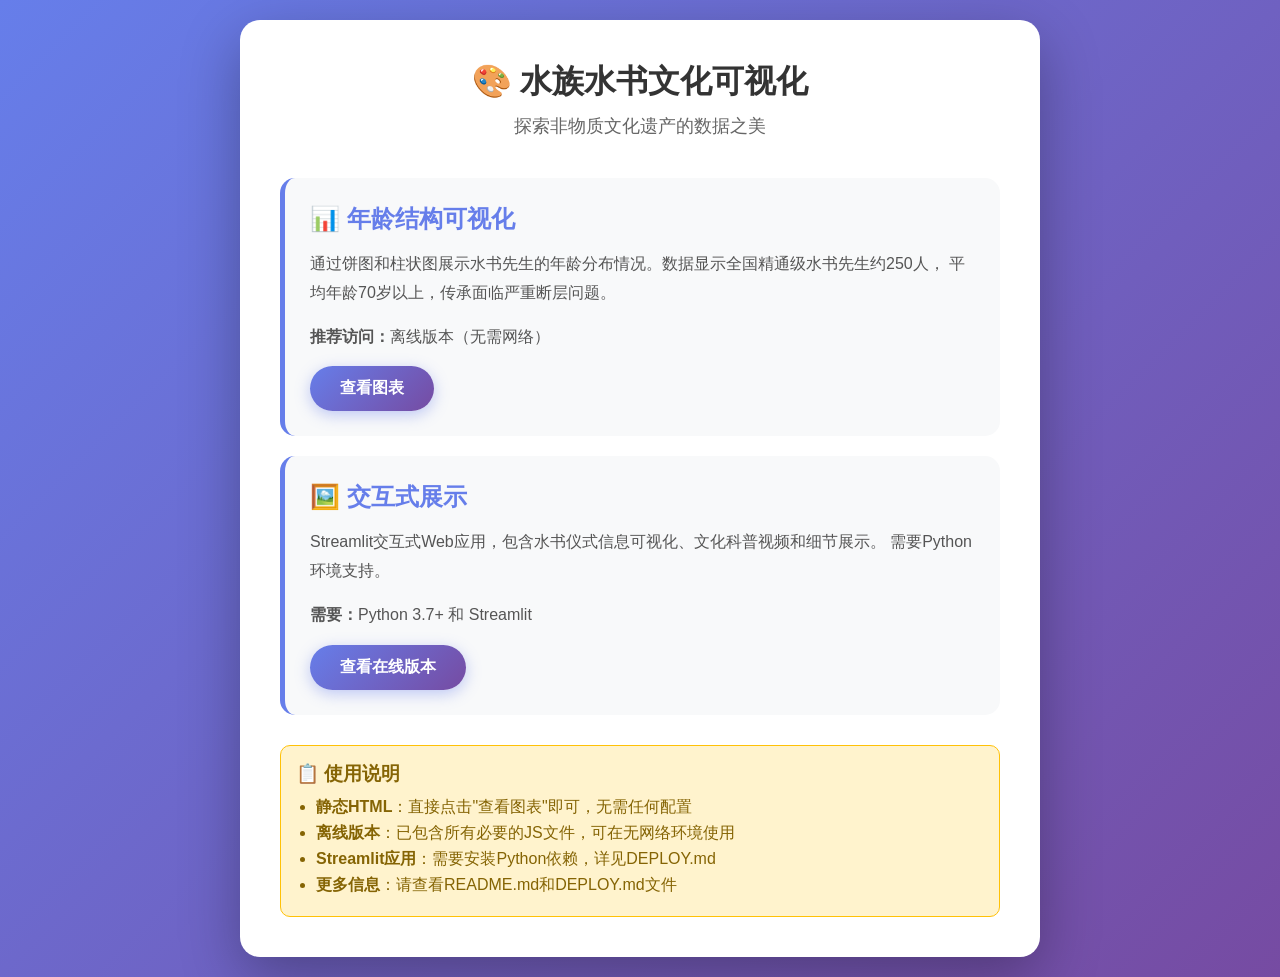
<file: deploy_web/index.html>
<!DOCTYPE html>
<html lang="zh-CN">
<head>
    <meta charset="UTF-8">
    <meta name="viewport" content="width=device-width, initial-scale=1.0">
    <title>水族水书文化可视化</title>
    <style>
        * {
            margin: 0;
            padding: 0;
            box-sizing: border-box;
        }
        
        body {
            font-family: 'Microsoft YaHei', Arial, sans-serif;
            background: linear-gradient(135deg, #667eea 0%, #764ba2 100%);
            min-height: 100vh;
            display: flex;
            align-items: center;
            justify-content: center;
            padding: 20px;
        }
        
        .container {
            background: white;
            border-radius: 20px;
            padding: 40px;
            max-width: 800px;
            width: 100%;
            box-shadow: 0 20px 60px rgba(0,0,0,0.3);
        }
        
        h1 {
            text-align: center;
            color: #333;
            margin-bottom: 10px;
            font-size: 2em;
        }
        
        .subtitle {
            text-align: center;
            color: #666;
            margin-bottom: 40px;
            font-size: 1.1em;
        }
        
        .card {
            background: #f8f9fa;
            border-radius: 15px;
            padding: 25px;
            margin-bottom: 20px;
            border-left: 5px solid #667eea;
            transition: transform 0.3s, box-shadow 0.3s;
        }
        
        .card:hover {
            transform: translateY(-5px);
            box-shadow: 0 10px 30px rgba(0,0,0,0.1);
        }
        
        .card h2 {
            color: #667eea;
            margin-bottom: 15px;
            font-size: 1.5em;
        }
        
        .card p {
            color: #555;
            line-height: 1.8;
            margin-bottom: 15px;
        }
        
        .btn {
            display: inline-block;
            padding: 12px 30px;
            background: linear-gradient(135deg, #667eea 0%, #764ba2 100%);
            color: white;
            text-decoration: none;
            border-radius: 25px;
            font-weight: bold;
            transition: all 0.3s;
            box-shadow: 0 4px 15px rgba(102, 126, 234, 0.4);
        }
        
        .btn:hover {
            transform: translateY(-2px);
            box-shadow: 0 6px 20px rgba(102, 126, 234, 0.6);
        }
        
        .info {
            background: #fff3cd;
            border: 1px solid #ffc107;
            border-radius: 10px;
            padding: 15px;
            margin-top: 30px;
        }
        
        .info h3 {
            color: #856404;
            margin-bottom: 10px;
        }
        
        .info ul {
            color: #856404;
            padding-left: 20px;
        }
        
        .info li {
            margin-bottom: 5px;
        }
    </style>
</head>
<body>
    <div class="container">
        <h1>🎨 水族水书文化可视化</h1>
        <p class="subtitle">探索非物质文化遗产的数据之美</p>
        
        <div class="card">
            <h2>📊 年龄结构可视化</h2>
            <p>
                通过饼图和柱状图展示水书先生的年龄分布情况。数据显示全国精通级水书先生约250人，
                平均年龄70岁以上，传承面临严重断层问题。
            </p>
            <p><strong>推荐访问：</strong>离线版本（无需网络）</p>
            <a href="html/index_offline.html" class="btn">查看图表</a>
        </div>
        
        <div class="card">
            <h2>🖼️ 交互式展示</h2>
            <p>
                Streamlit交互式Web应用，包含水书仪式信息可视化、文化科普视频和细节展示。
                需要Python环境支持。
            </p>
            <p><strong>需要：</strong>Python 3.7+ 和 Streamlit</p>
            <a href="html/水族水书先生年龄结构可视化.html" class="btn">查看在线版本</a>
        </div>
        
        <div class="info">
            <h3>📋 使用说明</h3>
            <ul>
                <li><strong>静态HTML</strong>：直接点击"查看图表"即可，无需任何配置</li>
                <li><strong>离线版本</strong>：已包含所有必要的JS文件，可在无网络环境使用</li>
                <li><strong>Streamlit应用</strong>：需要安装Python依赖，详见DEPLOY.md</li>
                <li><strong>更多信息</strong>：请查看README.md和DEPLOY.md文件</li>
            </ul>
        </div>
    </div>
</body>
</html>
</file>
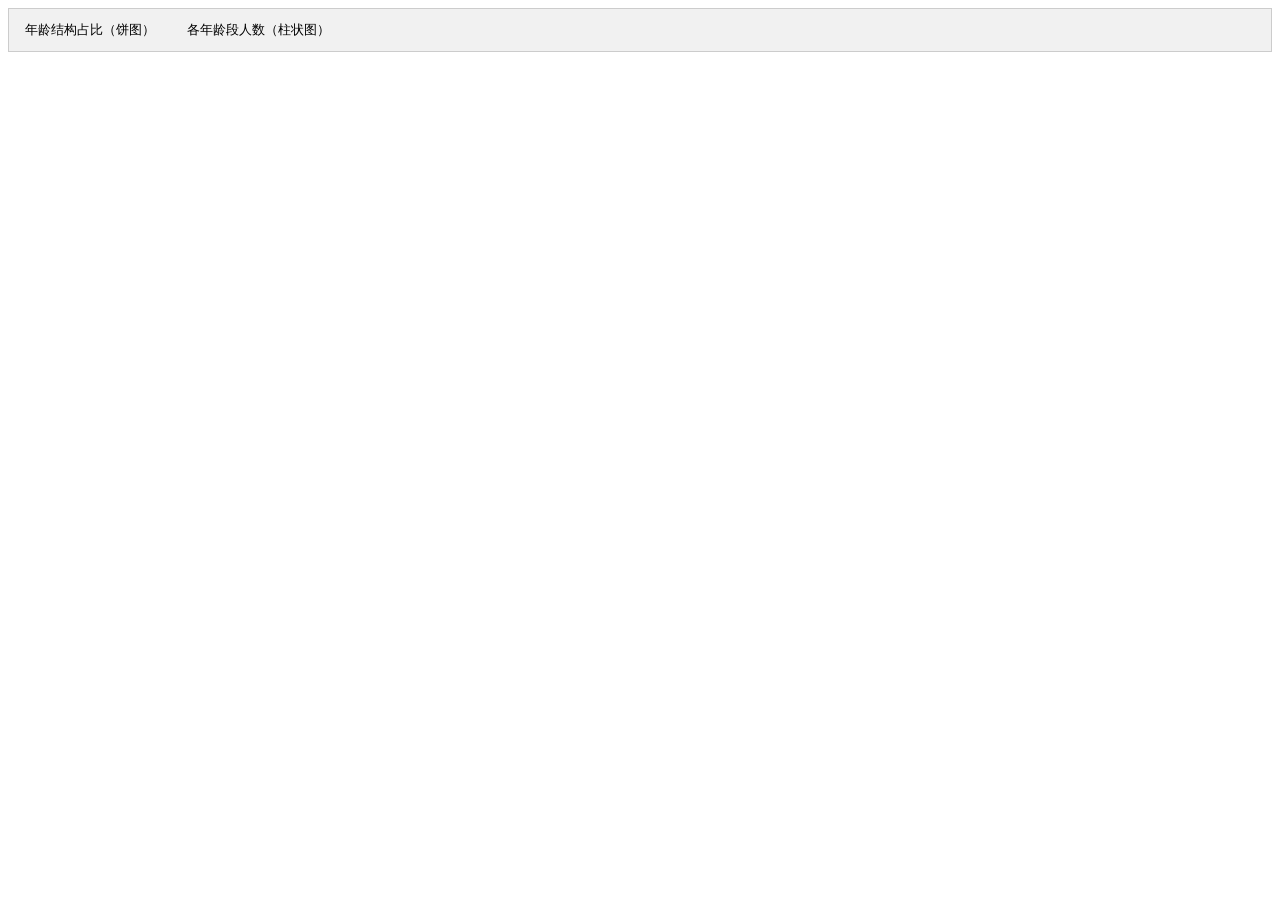
<file: 水族水书先生年龄结构可视化.html>
<!DOCTYPE html>
<html>
<head>
    <meta charset="UTF-8">
    <title>Awesome-pyecharts</title>
                <script type="text/javascript" src="https://assets.pyecharts.org/assets/v6/echarts.min.js"></script>
            <script type="text/javascript" src="https://assets.pyecharts.org/assets/v6/themes/macarons.js"></script>

    
</head>
<body >
            <style>
        .tab {
            overflow: hidden;
            border: 1px solid #ccc;
            background-color: #f1f1f1;
        }

        .tab button {
            background-color: inherit;
            float: left;
            border: none;
            outline: none;
            cursor: pointer;
            padding: 12px 16px;
            transition: 0.3s;
        }

        .tab button:hover {
            background-color: #ddd;
        }

        .tab button.active {
            background-color: #ccc;
        }

        .chart-container {
            display: block;
        }

        .chart-container:nth-child(n+2) {
            display: none;
        }
    </style>
    <div class="tab">
            <button class="tablinks" onclick="showChart(event, '3b9793c091554175b31c5d8ce4c84322')">年龄结构占比（饼图）</button>
            <button class="tablinks" onclick="showChart(event, 'dee76b8c4d1649a59f8310fc2c205513')">各年龄段人数（柱状图）</button>
    </div>

    <div class="box">
                <div id="3b9793c091554175b31c5d8ce4c84322" class="chart-container" style="width:1000px; height:600px; "></div>
    <script>
            document.getElementById('3b9793c091554175b31c5d8ce4c84322').style.width = document.getElementById('3b9793c091554175b31c5d8ce4c84322').parentNode.clientWidth + 'px';
        var chart_3b9793c091554175b31c5d8ce4c84322 = echarts.init(
            document.getElementById('3b9793c091554175b31c5d8ce4c84322'), 'macarons', {renderer: 'canvas', locale: 'ZH'});
        var option_3b9793c091554175b31c5d8ce4c84322 = {
    "animation": true,
    "animationThreshold": 2000,
    "animationDuration": 1000,
    "animationEasing": "cubicOut",
    "animationDelay": 0,
    "animationDurationUpdate": 300,
    "animationEasingUpdate": "cubicOut",
    "animationDelayUpdate": 0,
    "aria": {
        "enabled": false
    },
    "series": [
        {
            "type": "pie",
            "name": "\u6c34\u4e66\u5148\u751f\u5e74\u9f84\u5206\u5e03",
            "colorBy": "data",
            "legendHoverLink": true,
            "selectedMode": false,
            "selectedOffset": 10,
            "clockwise": true,
            "startAngle": 90,
            "minAngle": 0,
            "minShowLabelAngle": 0,
            "avoidLabelOverlap": true,
            "stillShowZeroSum": true,
            "percentPrecision": 2,
            "showEmptyCircle": true,
            "emptyCircleStyle": {
                "color": "lightgray",
                "borderColor": "#000",
                "borderWidth": 0,
                "borderType": "solid",
                "borderDashOffset": 0,
                "borderCap": "butt",
                "borderJoin": "bevel",
                "borderMiterLimit": 10,
                "opacity": 1
            },
            "data": [
                {
                    "name": "90\u5c81\u4ee5\u4e0a",
                    "value": 13
                },
                {
                    "name": "80-89\u5c81",
                    "value": 88
                },
                {
                    "name": "70-79\u5c81",
                    "value": 100
                },
                {
                    "name": "60-69\u5c81",
                    "value": 38
                },
                {
                    "name": "50-59\u5c81",
                    "value": 10
                },
                {
                    "name": "40-49\u5c81",
                    "value": 1
                },
                {
                    "name": "40\u5c81\u4ee5\u4e0b",
                    "value": 0
                }
            ],
            "radius": [
                "30%",
                "70%"
            ],
            "center": [
                "50%",
                "50%"
            ],
            "label": {
                "show": true,
                "margin": 8,
                "formatter": "{b}: {c}\u4eba ({d}%)",
                "richInheritPlainLabel": true,
                "valueAnimation": false
            },
            "labelLine": {
                "show": true,
                "showAbove": false,
                "length": 15,
                "length2": 15,
                "smooth": false,
                "minTurnAngle": 90,
                "maxSurfaceAngle": 90
            }
        }
    ],
    "legend": [
        {
            "data": [
                "90\u5c81\u4ee5\u4e0a",
                "80-89\u5c81",
                "70-79\u5c81",
                "60-69\u5c81",
                "50-59\u5c81",
                "40-49\u5c81",
                "40\u5c81\u4ee5\u4e0b"
            ],
            "selected": {},
            "show": true,
            "left": "left",
            "orient": "vertical",
            "padding": 5,
            "itemGap": 10,
            "itemWidth": 25,
            "itemHeight": 14,
            "backgroundColor": "transparent",
            "borderColor": "#ccc",
            "borderRadius": 0,
            "pageButtonItemGap": 5,
            "pageButtonPosition": "end",
            "pageFormatter": "{current}/{total}",
            "pageIconColor": "#2f4554",
            "pageIconInactiveColor": "#aaa",
            "pageIconSize": 15,
            "animationDurationUpdate": 800,
            "selector": false,
            "selectorPosition": "auto",
            "selectorItemGap": 7,
            "selectorButtonGap": 10,
            "triggerEvent": false
        }
    ],
    "tooltip": {
        "show": true,
        "trigger": "item",
        "triggerOn": "mousemove|click",
        "axisPointer": {
            "type": "line"
        },
        "showContent": true,
        "alwaysShowContent": false,
        "showDelay": 0,
        "hideDelay": 100,
        "enterable": false,
        "confine": false,
        "appendToBody": false,
        "transitionDuration": 0.4,
        "displayTransition": true,
        "textStyle": {
            "fontSize": 14,
            "richInheritPlainLabel": true
        },
        "borderWidth": 0,
        "padding": 5,
        "order": "seriesAsc"
    },
    "title": [
        {
            "show": true,
            "text": "\u6c34\u65cf\u6c34\u4e66\u5148\u751f\u5e74\u9f84\u7ed3\u6784\u5206\u5e03\u56fe\uff082025\u5e74\uff0c\u5168\u56fd\u7cbe\u901a\u7ea7\uff09",
            "target": "blank",
            "subtext": "\u603b\u8ba1\u7ea6250\u4eba | \u5e73\u5747\u5e74\u9f8470\u5c81+ | \u4f20\u627f\u4e25\u91cd\u65ad\u5c42",
            "subtarget": "blank",
            "padding": 5,
            "itemGap": 10,
            "textAlign": "auto",
            "textVerticalAlign": "auto",
            "triggerEvent": false,
            "textStyle": {
                "fontSize": 18,
                "richInheritPlainLabel": true
            }
        }
    ]
};
        chart_3b9793c091554175b31c5d8ce4c84322.setOption(option_3b9793c091554175b31c5d8ce4c84322);
    </script>
                <div id="dee76b8c4d1649a59f8310fc2c205513" class="chart-container" style="width:1000px; height:600px; "></div>
    <script>
            document.getElementById('dee76b8c4d1649a59f8310fc2c205513').style.width = document.getElementById('dee76b8c4d1649a59f8310fc2c205513').parentNode.clientWidth + 'px';
        var chart_dee76b8c4d1649a59f8310fc2c205513 = echarts.init(
            document.getElementById('dee76b8c4d1649a59f8310fc2c205513'), 'macarons', {renderer: 'canvas', locale: 'ZH'});
        var option_dee76b8c4d1649a59f8310fc2c205513 = {
    "animation": true,
    "animationThreshold": 2000,
    "animationDuration": 1000,
    "animationEasing": "cubicOut",
    "animationDelay": 0,
    "animationDurationUpdate": 300,
    "animationEasingUpdate": "cubicOut",
    "animationDelayUpdate": 0,
    "aria": {
        "enabled": false
    },
    "series": [
        {
            "type": "bar",
            "name": "\u6c34\u4e66\u5148\u751f\u4eba\u6570",
            "legendHoverLink": true,
            "data": [
                13,
                88,
                100,
                38,
                10,
                1,
                0
            ],
            "realtimeSort": false,
            "showBackground": false,
            "stackStrategy": "samesign",
            "cursor": "pointer",
            "barMinHeight": 0,
            "barCategoryGap": "20%",
            "barGap": "30%",
            "large": false,
            "largeThreshold": 400,
            "seriesLayoutBy": "column",
            "datasetIndex": 0,
            "clip": true,
            "zlevel": 0,
            "z": 2,
            "label": {
                "show": true,
                "margin": 8,
                "richInheritPlainLabel": true,
                "valueAnimation": false
            }
        }
    ],
    "legend": [
        {
            "data": [
                "\u6c34\u4e66\u5148\u751f\u4eba\u6570"
            ],
            "selected": {},
            "show": true,
            "padding": 5,
            "itemGap": 10,
            "itemWidth": 25,
            "itemHeight": 14,
            "backgroundColor": "transparent",
            "borderColor": "#ccc",
            "borderRadius": 0,
            "pageButtonItemGap": 5,
            "pageButtonPosition": "end",
            "pageFormatter": "{current}/{total}",
            "pageIconColor": "#2f4554",
            "pageIconInactiveColor": "#aaa",
            "pageIconSize": 15,
            "animationDurationUpdate": 800,
            "selector": false,
            "selectorPosition": "auto",
            "selectorItemGap": 7,
            "selectorButtonGap": 10,
            "triggerEvent": false
        }
    ],
    "tooltip": {
        "show": true,
        "trigger": "axis",
        "triggerOn": "mousemove|click",
        "axisPointer": {
            "type": "line"
        },
        "showContent": true,
        "alwaysShowContent": false,
        "showDelay": 0,
        "hideDelay": 100,
        "enterable": false,
        "confine": false,
        "appendToBody": false,
        "transitionDuration": 0.4,
        "displayTransition": true,
        "textStyle": {
            "fontSize": 14,
            "richInheritPlainLabel": true
        },
        "borderWidth": 0,
        "padding": 5,
        "order": "seriesAsc"
    },
    "xAxis": [
        {
            "show": true,
            "scale": false,
            "nameLocation": "end",
            "nameGap": 15,
            "nameTruncate": {},
            "nameMoveOverlap": true,
            "inverse": false,
            "offset": 0,
            "splitNumber": 5,
            "minInterval": 0,
            "silent": false,
            "triggerEvent": false,
            "splitLine": {
                "show": true,
                "lineStyle": {
                    "show": false
                }
            },
            "animation": true,
            "animationThreshold": 2000,
            "animationDuration": 1000,
            "animationEasing": "cubicOut",
            "animationDelay": 0,
            "animationDurationUpdate": 300,
            "animationEasingUpdate": "cubicOut",
            "animationDelayUpdate": 0,
            "data": [
                "90\u5c81\u4ee5\u4e0a",
                "80-89\u5c81",
                "70-79\u5c81",
                "60-69\u5c81",
                "50-59\u5c81",
                "40-49\u5c81",
                "40\u5c81\u4ee5\u4e0b"
            ]
        }
    ],
    "yAxis": [
        {
            "show": true,
            "scale": false,
            "nameLocation": "end",
            "nameGap": 15,
            "nameTruncate": {},
            "nameMoveOverlap": true,
            "inverse": false,
            "offset": 0,
            "splitNumber": 5,
            "minInterval": 0,
            "silent": false,
            "triggerEvent": false,
            "splitLine": {
                "show": true,
                "lineStyle": {
                    "show": false
                }
            },
            "animation": true,
            "animationThreshold": 2000,
            "animationDuration": 1000,
            "animationEasing": "cubicOut",
            "animationDelay": 0,
            "animationDurationUpdate": 300,
            "animationEasingUpdate": "cubicOut",
            "animationDelayUpdate": 0
        }
    ],
    "title": [
        {
            "show": true,
            "text": "\u6c34\u4e66\u5148\u751f\u5404\u5e74\u9f84\u6bb5\u4eba\u6570\u7edf\u8ba1",
            "target": "blank",
            "subtarget": "blank",
            "padding": 5,
            "itemGap": 10,
            "textAlign": "auto",
            "textVerticalAlign": "auto",
            "triggerEvent": false
        }
    ],
    "visualMap": {
        "show": true,
        "type": "continuous",
        "min": 0,
        "max": 110,
        "inRange": {
            "color": [
                "#50a3ba",
                "#eac763",
                "#d94e5d"
            ]
        },
        "calculable": true,
        "inverse": false,
        "splitNumber": 5,
        "hoverLink": true,
        "orient": "vertical",
        "padding": 5,
        "showLabel": true,
        "itemWidth": 20,
        "itemHeight": 140,
        "borderWidth": 0
    }
};
        chart_dee76b8c4d1649a59f8310fc2c205513.setOption(option_dee76b8c4d1649a59f8310fc2c205513);
    </script>
    </div>

    <script>
    </script>
    <script>
        (function() {
            containers = document.getElementsByClassName("chart-container");
            if(containers.length > 0) {
                containers[0].style.display = "block";
            }
        })()

        function showChart(evt, chartID) {
            let containers = document.getElementsByClassName("chart-container");
            for (let i = 0; i < containers.length; i++) {
                containers[i].style.display = "none";
            }

            let tablinks = document.getElementsByClassName("tablinks");
            for (let i = 0; i < tablinks.length; i++) {
                tablinks[i].className = "tablinks";
            }

            document.getElementById(chartID).style.display = "block";
            evt.currentTarget.className += " active";
        }
    </script>
</body>
</html>
</file>
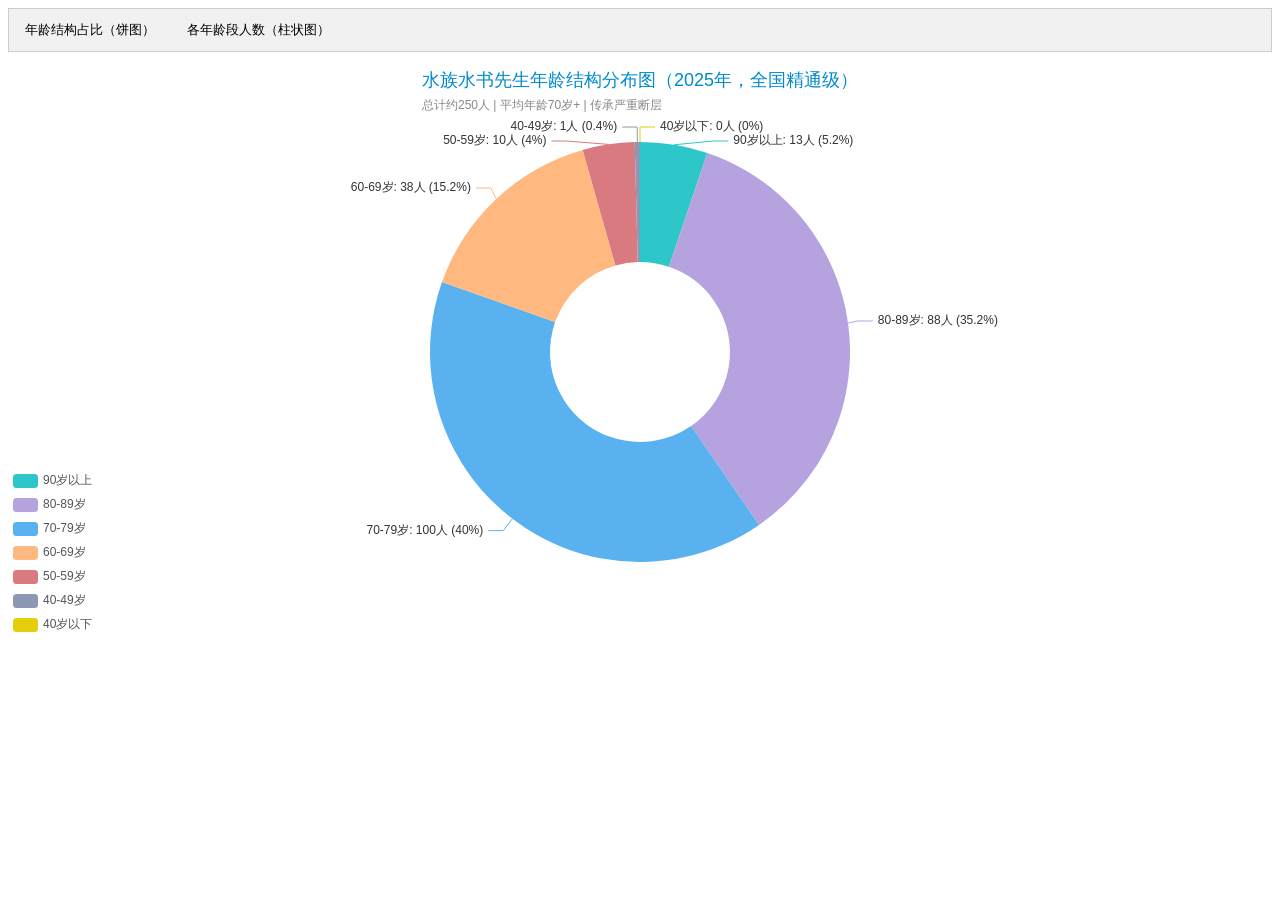
<file: deploy_web/html/index_offline.html>
<!DOCTYPE html>
<html>
<head>
    <meta charset="UTF-8">
    <title>Awesome-pyecharts</title>
                <script type="text/javascript" src="../assets/echarts.min.js"></script>
            <script type="text/javascript" src="../assets/macarons.js"></script>

    
</head>
<body >
            <style>
        .tab {
            overflow: hidden;
            border: 1px solid #ccc;
            background-color: #f1f1f1;
        }

        .tab button {
            background-color: inherit;
            float: left;
            border: none;
            outline: none;
            cursor: pointer;
            padding: 12px 16px;
            transition: 0.3s;
        }

        .tab button:hover {
            background-color: #ddd;
        }

        .tab button.active {
            background-color: #ccc;
        }

        .chart-container {
            display: block;
        }

        .chart-container:nth-child(n+2) {
            display: none;
        }
    </style>
    <div class="tab">
            <button class="tablinks" onclick="showChart(event, '165e04889baa4c0fb0d4f47a2b442160')">年龄结构占比（饼图）</button>
            <button class="tablinks" onclick="showChart(event, 'f9a74ad7b2804ce2a52249cc014a9c0a')">各年龄段人数（柱状图）</button>
    </div>

    <div class="box">
                <div id="165e04889baa4c0fb0d4f47a2b442160" class="chart-container" style="width:1000px; height:600px; "></div>
    <script>
            document.getElementById('165e04889baa4c0fb0d4f47a2b442160').style.width = document.getElementById('165e04889baa4c0fb0d4f47a2b442160').parentNode.clientWidth + 'px';
        var chart_165e04889baa4c0fb0d4f47a2b442160 = echarts.init(
            document.getElementById('165e04889baa4c0fb0d4f47a2b442160'), 'macarons', {renderer: 'canvas', locale: 'ZH'});
        var option_165e04889baa4c0fb0d4f47a2b442160 = {
    "animation": true,
    "animationThreshold": 2000,
    "animationDuration": 1000,
    "animationEasing": "cubicOut",
    "animationDelay": 0,
    "animationDurationUpdate": 300,
    "animationEasingUpdate": "cubicOut",
    "animationDelayUpdate": 0,
    "aria": {
        "enabled": false
    },
    "series": [
        {
            "type": "pie",
            "name": "\u6c34\u4e66\u5148\u751f\u5e74\u9f84\u5206\u5e03",
            "colorBy": "data",
            "legendHoverLink": true,
            "selectedMode": false,
            "selectedOffset": 10,
            "clockwise": true,
            "startAngle": 90,
            "minAngle": 0,
            "minShowLabelAngle": 0,
            "avoidLabelOverlap": true,
            "stillShowZeroSum": true,
            "percentPrecision": 2,
            "showEmptyCircle": true,
            "emptyCircleStyle": {
                "color": "lightgray",
                "borderColor": "#000",
                "borderWidth": 0,
                "borderType": "solid",
                "borderDashOffset": 0,
                "borderCap": "butt",
                "borderJoin": "bevel",
                "borderMiterLimit": 10,
                "opacity": 1
            },
            "data": [
                {
                    "name": "90\u5c81\u4ee5\u4e0a",
                    "value": 13
                },
                {
                    "name": "80-89\u5c81",
                    "value": 88
                },
                {
                    "name": "70-79\u5c81",
                    "value": 100
                },
                {
                    "name": "60-69\u5c81",
                    "value": 38
                },
                {
                    "name": "50-59\u5c81",
                    "value": 10
                },
                {
                    "name": "40-49\u5c81",
                    "value": 1
                },
                {
                    "name": "40\u5c81\u4ee5\u4e0b",
                    "value": 0
                }
            ],
            "radius": [
                "30%",
                "70%"
            ],
            "center": [
                "50%",
                "50%"
            ],
            "label": {
                "show": true,
                "margin": 8,
                "formatter": "{b}: {c}\u4eba ({d}%)",
                "richInheritPlainLabel": true,
                "valueAnimation": false
            },
            "labelLine": {
                "show": true,
                "showAbove": false,
                "length": 15,
                "length2": 15,
                "smooth": false,
                "minTurnAngle": 90,
                "maxSurfaceAngle": 90
            }
        }
    ],
    "legend": [
        {
            "data": [
                "90\u5c81\u4ee5\u4e0a",
                "80-89\u5c81",
                "70-79\u5c81",
                "60-69\u5c81",
                "50-59\u5c81",
                "40-49\u5c81",
                "40\u5c81\u4ee5\u4e0b"
            ],
            "selected": {},
            "show": true,
            "left": "left",
            "orient": "vertical",
            "padding": 5,
            "itemGap": 10,
            "itemWidth": 25,
            "itemHeight": 14,
            "backgroundColor": "transparent",
            "borderColor": "#ccc",
            "borderRadius": 0,
            "pageButtonItemGap": 5,
            "pageButtonPosition": "end",
            "pageFormatter": "{current}/{total}",
            "pageIconColor": "#2f4554",
            "pageIconInactiveColor": "#aaa",
            "pageIconSize": 15,
            "animationDurationUpdate": 800,
            "selector": false,
            "selectorPosition": "auto",
            "selectorItemGap": 7,
            "selectorButtonGap": 10,
            "triggerEvent": false
        }
    ],
    "tooltip": {
        "show": true,
        "trigger": "item",
        "triggerOn": "mousemove|click",
        "axisPointer": {
            "type": "line"
        },
        "showContent": true,
        "alwaysShowContent": false,
        "showDelay": 0,
        "hideDelay": 100,
        "enterable": false,
        "confine": false,
        "appendToBody": false,
        "transitionDuration": 0.4,
        "displayTransition": true,
        "textStyle": {
            "fontSize": 14,
            "richInheritPlainLabel": true
        },
        "borderWidth": 0,
        "padding": 5,
        "order": "seriesAsc"
    },
    "title": [
        {
            "show": true,
            "text": "\u6c34\u65cf\u6c34\u4e66\u5148\u751f\u5e74\u9f84\u7ed3\u6784\u5206\u5e03\u56fe\uff082025\u5e74\uff0c\u5168\u56fd\u7cbe\u901a\u7ea7\uff09",
            "target": "blank",
            "subtext": "\u603b\u8ba1\u7ea6250\u4eba | \u5e73\u5747\u5e74\u9f8470\u5c81+ | \u4f20\u627f\u4e25\u91cd\u65ad\u5c42",
            "subtarget": "blank",
            "padding": 5,
            "itemGap": 10,
            "textAlign": "auto",
            "textVerticalAlign": "auto",
            "triggerEvent": false,
            "textStyle": {
                "fontSize": 18,
                "richInheritPlainLabel": true
            }
        }
    ]
};
        chart_165e04889baa4c0fb0d4f47a2b442160.setOption(option_165e04889baa4c0fb0d4f47a2b442160);
    </script>
                <div id="f9a74ad7b2804ce2a52249cc014a9c0a" class="chart-container" style="width:1000px; height:600px; "></div>
    <script>
            document.getElementById('f9a74ad7b2804ce2a52249cc014a9c0a').style.width = document.getElementById('f9a74ad7b2804ce2a52249cc014a9c0a').parentNode.clientWidth + 'px';
        var chart_f9a74ad7b2804ce2a52249cc014a9c0a = echarts.init(
            document.getElementById('f9a74ad7b2804ce2a52249cc014a9c0a'), 'macarons', {renderer: 'canvas', locale: 'ZH'});
        var option_f9a74ad7b2804ce2a52249cc014a9c0a = {
    "animation": true,
    "animationThreshold": 2000,
    "animationDuration": 1000,
    "animationEasing": "cubicOut",
    "animationDelay": 0,
    "animationDurationUpdate": 300,
    "animationEasingUpdate": "cubicOut",
    "animationDelayUpdate": 0,
    "aria": {
        "enabled": false
    },
    "series": [
        {
            "type": "bar",
            "name": "\u6c34\u4e66\u5148\u751f\u4eba\u6570",
            "legendHoverLink": true,
            "data": [
                13,
                88,
                100,
                38,
                10,
                1,
                0
            ],
            "realtimeSort": false,
            "showBackground": false,
            "stackStrategy": "samesign",
            "cursor": "pointer",
            "barMinHeight": 0,
            "barCategoryGap": "20%",
            "barGap": "30%",
            "large": false,
            "largeThreshold": 400,
            "seriesLayoutBy": "column",
            "datasetIndex": 0,
            "clip": true,
            "zlevel": 0,
            "z": 2,
            "label": {
                "show": true,
                "margin": 8,
                "richInheritPlainLabel": true,
                "valueAnimation": false
            }
        }
    ],
    "legend": [
        {
            "data": [
                "\u6c34\u4e66\u5148\u751f\u4eba\u6570"
            ],
            "selected": {},
            "show": true,
            "padding": 5,
            "itemGap": 10,
            "itemWidth": 25,
            "itemHeight": 14,
            "backgroundColor": "transparent",
            "borderColor": "#ccc",
            "borderRadius": 0,
            "pageButtonItemGap": 5,
            "pageButtonPosition": "end",
            "pageFormatter": "{current}/{total}",
            "pageIconColor": "#2f4554",
            "pageIconInactiveColor": "#aaa",
            "pageIconSize": 15,
            "animationDurationUpdate": 800,
            "selector": false,
            "selectorPosition": "auto",
            "selectorItemGap": 7,
            "selectorButtonGap": 10,
            "triggerEvent": false
        }
    ],
    "tooltip": {
        "show": true,
        "trigger": "axis",
        "triggerOn": "mousemove|click",
        "axisPointer": {
            "type": "line"
        },
        "showContent": true,
        "alwaysShowContent": false,
        "showDelay": 0,
        "hideDelay": 100,
        "enterable": false,
        "confine": false,
        "appendToBody": false,
        "transitionDuration": 0.4,
        "displayTransition": true,
        "textStyle": {
            "fontSize": 14,
            "richInheritPlainLabel": true
        },
        "borderWidth": 0,
        "padding": 5,
        "order": "seriesAsc"
    },
    "xAxis": [
        {
            "show": true,
            "scale": false,
            "nameLocation": "end",
            "nameGap": 15,
            "nameTruncate": {},
            "nameMoveOverlap": true,
            "inverse": false,
            "offset": 0,
            "splitNumber": 5,
            "minInterval": 0,
            "silent": false,
            "triggerEvent": false,
            "splitLine": {
                "show": true,
                "lineStyle": {
                    "show": false
                }
            },
            "animation": true,
            "animationThreshold": 2000,
            "animationDuration": 1000,
            "animationEasing": "cubicOut",
            "animationDelay": 0,
            "animationDurationUpdate": 300,
            "animationEasingUpdate": "cubicOut",
            "animationDelayUpdate": 0,
            "data": [
                "90\u5c81\u4ee5\u4e0a",
                "80-89\u5c81",
                "70-79\u5c81",
                "60-69\u5c81",
                "50-59\u5c81",
                "40-49\u5c81",
                "40\u5c81\u4ee5\u4e0b"
            ]
        }
    ],
    "yAxis": [
        {
            "show": true,
            "scale": false,
            "nameLocation": "end",
            "nameGap": 15,
            "nameTruncate": {},
            "nameMoveOverlap": true,
            "inverse": false,
            "offset": 0,
            "splitNumber": 5,
            "minInterval": 0,
            "silent": false,
            "triggerEvent": false,
            "splitLine": {
                "show": true,
                "lineStyle": {
                    "show": false
                }
            },
            "animation": true,
            "animationThreshold": 2000,
            "animationDuration": 1000,
            "animationEasing": "cubicOut",
            "animationDelay": 0,
            "animationDurationUpdate": 300,
            "animationEasingUpdate": "cubicOut",
            "animationDelayUpdate": 0
        }
    ],
    "title": [
        {
            "show": true,
            "text": "\u6c34\u4e66\u5148\u751f\u5404\u5e74\u9f84\u6bb5\u4eba\u6570\u7edf\u8ba1",
            "target": "blank",
            "subtarget": "blank",
            "padding": 5,
            "itemGap": 10,
            "textAlign": "auto",
            "textVerticalAlign": "auto",
            "triggerEvent": false
        }
    ],
    "visualMap": {
        "show": true,
        "type": "continuous",
        "min": 0,
        "max": 110,
        "inRange": {
            "color": [
                "#50a3ba",
                "#eac763",
                "#d94e5d"
            ]
        },
        "calculable": true,
        "inverse": false,
        "splitNumber": 5,
        "hoverLink": true,
        "orient": "vertical",
        "padding": 5,
        "showLabel": true,
        "itemWidth": 20,
        "itemHeight": 140,
        "borderWidth": 0
    }
};
        chart_f9a74ad7b2804ce2a52249cc014a9c0a.setOption(option_f9a74ad7b2804ce2a52249cc014a9c0a);
    </script>
    </div>

    <script>
    </script>
    <script>
        (function() {
            containers = document.getElementsByClassName("chart-container");
            if(containers.length > 0) {
                containers[0].style.display = "block";
            }
        })()

        function showChart(evt, chartID) {
            let containers = document.getElementsByClassName("chart-container");
            for (let i = 0; i < containers.length; i++) {
                containers[i].style.display = "none";
            }

            let tablinks = document.getElementsByClassName("tablinks");
            for (let i = 0; i < tablinks.length; i++) {
                tablinks[i].className = "tablinks";
            }

            document.getElementById(chartID).style.display = "block";
            evt.currentTarget.className += " active";
        }
    </script>
</body>
</html>
</file>
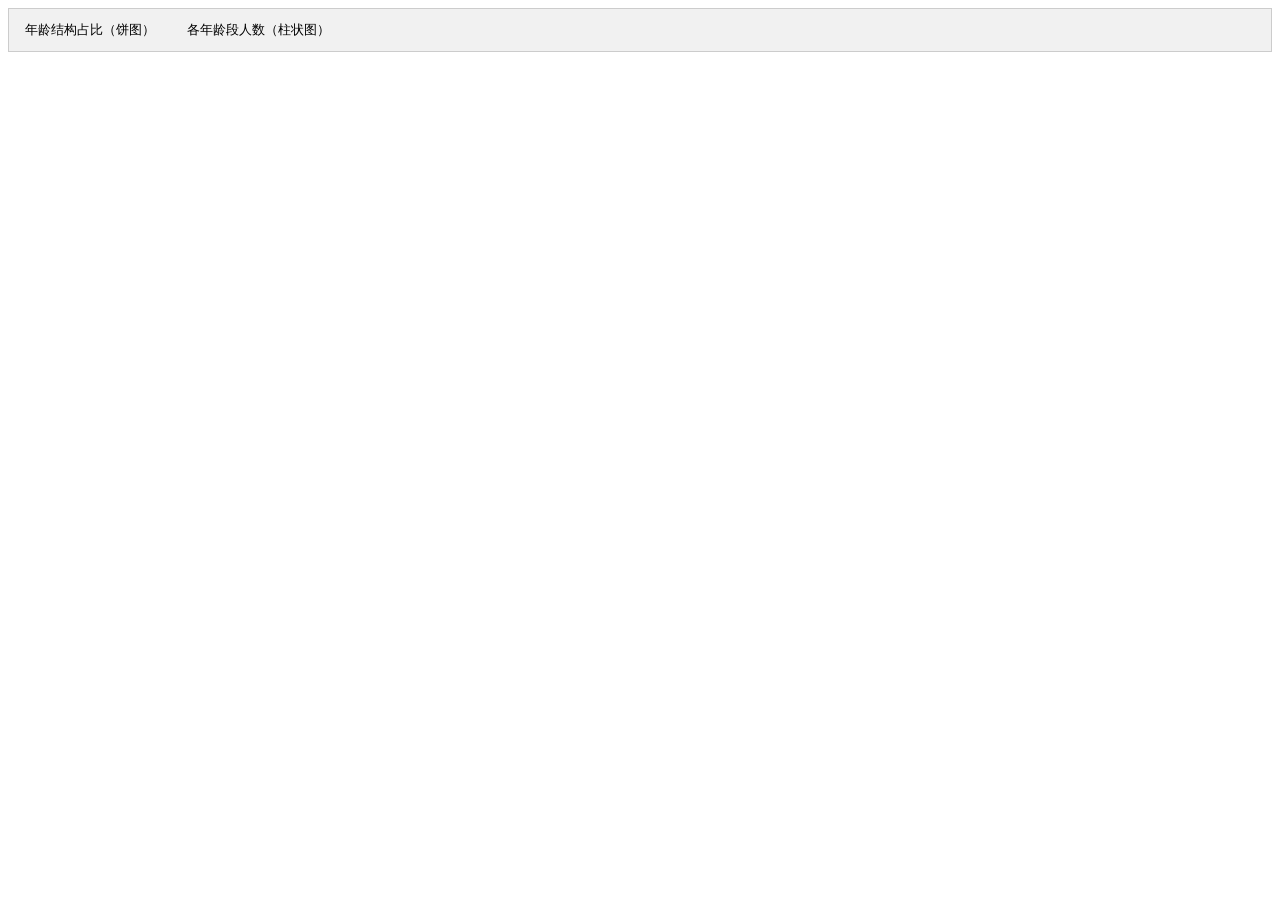
<file: deploy_web/html/水族水书先生年龄结构可视化.html>
<!DOCTYPE html>
<html>
<head>
    <meta charset="UTF-8">
    <title>Awesome-pyecharts</title>
                <script type="text/javascript" src="https://assets.pyecharts.org/assets/v6/echarts.min.js"></script>
            <script type="text/javascript" src="https://assets.pyecharts.org/assets/v6/themes/macarons.js"></script>

    
</head>
<body >
            <style>
        .tab {
            overflow: hidden;
            border: 1px solid #ccc;
            background-color: #f1f1f1;
        }

        .tab button {
            background-color: inherit;
            float: left;
            border: none;
            outline: none;
            cursor: pointer;
            padding: 12px 16px;
            transition: 0.3s;
        }

        .tab button:hover {
            background-color: #ddd;
        }

        .tab button.active {
            background-color: #ccc;
        }

        .chart-container {
            display: block;
        }

        .chart-container:nth-child(n+2) {
            display: none;
        }
    </style>
    <div class="tab">
            <button class="tablinks" onclick="showChart(event, '165e04889baa4c0fb0d4f47a2b442160')">年龄结构占比（饼图）</button>
            <button class="tablinks" onclick="showChart(event, 'f9a74ad7b2804ce2a52249cc014a9c0a')">各年龄段人数（柱状图）</button>
    </div>

    <div class="box">
                <div id="165e04889baa4c0fb0d4f47a2b442160" class="chart-container" style="width:1000px; height:600px; "></div>
    <script>
            document.getElementById('165e04889baa4c0fb0d4f47a2b442160').style.width = document.getElementById('165e04889baa4c0fb0d4f47a2b442160').parentNode.clientWidth + 'px';
        var chart_165e04889baa4c0fb0d4f47a2b442160 = echarts.init(
            document.getElementById('165e04889baa4c0fb0d4f47a2b442160'), 'macarons', {renderer: 'canvas', locale: 'ZH'});
        var option_165e04889baa4c0fb0d4f47a2b442160 = {
    "animation": true,
    "animationThreshold": 2000,
    "animationDuration": 1000,
    "animationEasing": "cubicOut",
    "animationDelay": 0,
    "animationDurationUpdate": 300,
    "animationEasingUpdate": "cubicOut",
    "animationDelayUpdate": 0,
    "aria": {
        "enabled": false
    },
    "series": [
        {
            "type": "pie",
            "name": "\u6c34\u4e66\u5148\u751f\u5e74\u9f84\u5206\u5e03",
            "colorBy": "data",
            "legendHoverLink": true,
            "selectedMode": false,
            "selectedOffset": 10,
            "clockwise": true,
            "startAngle": 90,
            "minAngle": 0,
            "minShowLabelAngle": 0,
            "avoidLabelOverlap": true,
            "stillShowZeroSum": true,
            "percentPrecision": 2,
            "showEmptyCircle": true,
            "emptyCircleStyle": {
                "color": "lightgray",
                "borderColor": "#000",
                "borderWidth": 0,
                "borderType": "solid",
                "borderDashOffset": 0,
                "borderCap": "butt",
                "borderJoin": "bevel",
                "borderMiterLimit": 10,
                "opacity": 1
            },
            "data": [
                {
                    "name": "90\u5c81\u4ee5\u4e0a",
                    "value": 13
                },
                {
                    "name": "80-89\u5c81",
                    "value": 88
                },
                {
                    "name": "70-79\u5c81",
                    "value": 100
                },
                {
                    "name": "60-69\u5c81",
                    "value": 38
                },
                {
                    "name": "50-59\u5c81",
                    "value": 10
                },
                {
                    "name": "40-49\u5c81",
                    "value": 1
                },
                {
                    "name": "40\u5c81\u4ee5\u4e0b",
                    "value": 0
                }
            ],
            "radius": [
                "30%",
                "70%"
            ],
            "center": [
                "50%",
                "50%"
            ],
            "label": {
                "show": true,
                "margin": 8,
                "formatter": "{b}: {c}\u4eba ({d}%)",
                "richInheritPlainLabel": true,
                "valueAnimation": false
            },
            "labelLine": {
                "show": true,
                "showAbove": false,
                "length": 15,
                "length2": 15,
                "smooth": false,
                "minTurnAngle": 90,
                "maxSurfaceAngle": 90
            }
        }
    ],
    "legend": [
        {
            "data": [
                "90\u5c81\u4ee5\u4e0a",
                "80-89\u5c81",
                "70-79\u5c81",
                "60-69\u5c81",
                "50-59\u5c81",
                "40-49\u5c81",
                "40\u5c81\u4ee5\u4e0b"
            ],
            "selected": {},
            "show": true,
            "left": "left",
            "orient": "vertical",
            "padding": 5,
            "itemGap": 10,
            "itemWidth": 25,
            "itemHeight": 14,
            "backgroundColor": "transparent",
            "borderColor": "#ccc",
            "borderRadius": 0,
            "pageButtonItemGap": 5,
            "pageButtonPosition": "end",
            "pageFormatter": "{current}/{total}",
            "pageIconColor": "#2f4554",
            "pageIconInactiveColor": "#aaa",
            "pageIconSize": 15,
            "animationDurationUpdate": 800,
            "selector": false,
            "selectorPosition": "auto",
            "selectorItemGap": 7,
            "selectorButtonGap": 10,
            "triggerEvent": false
        }
    ],
    "tooltip": {
        "show": true,
        "trigger": "item",
        "triggerOn": "mousemove|click",
        "axisPointer": {
            "type": "line"
        },
        "showContent": true,
        "alwaysShowContent": false,
        "showDelay": 0,
        "hideDelay": 100,
        "enterable": false,
        "confine": false,
        "appendToBody": false,
        "transitionDuration": 0.4,
        "displayTransition": true,
        "textStyle": {
            "fontSize": 14,
            "richInheritPlainLabel": true
        },
        "borderWidth": 0,
        "padding": 5,
        "order": "seriesAsc"
    },
    "title": [
        {
            "show": true,
            "text": "\u6c34\u65cf\u6c34\u4e66\u5148\u751f\u5e74\u9f84\u7ed3\u6784\u5206\u5e03\u56fe\uff082025\u5e74\uff0c\u5168\u56fd\u7cbe\u901a\u7ea7\uff09",
            "target": "blank",
            "subtext": "\u603b\u8ba1\u7ea6250\u4eba | \u5e73\u5747\u5e74\u9f8470\u5c81+ | \u4f20\u627f\u4e25\u91cd\u65ad\u5c42",
            "subtarget": "blank",
            "padding": 5,
            "itemGap": 10,
            "textAlign": "auto",
            "textVerticalAlign": "auto",
            "triggerEvent": false,
            "textStyle": {
                "fontSize": 18,
                "richInheritPlainLabel": true
            }
        }
    ]
};
        chart_165e04889baa4c0fb0d4f47a2b442160.setOption(option_165e04889baa4c0fb0d4f47a2b442160);
    </script>
                <div id="f9a74ad7b2804ce2a52249cc014a9c0a" class="chart-container" style="width:1000px; height:600px; "></div>
    <script>
            document.getElementById('f9a74ad7b2804ce2a52249cc014a9c0a').style.width = document.getElementById('f9a74ad7b2804ce2a52249cc014a9c0a').parentNode.clientWidth + 'px';
        var chart_f9a74ad7b2804ce2a52249cc014a9c0a = echarts.init(
            document.getElementById('f9a74ad7b2804ce2a52249cc014a9c0a'), 'macarons', {renderer: 'canvas', locale: 'ZH'});
        var option_f9a74ad7b2804ce2a52249cc014a9c0a = {
    "animation": true,
    "animationThreshold": 2000,
    "animationDuration": 1000,
    "animationEasing": "cubicOut",
    "animationDelay": 0,
    "animationDurationUpdate": 300,
    "animationEasingUpdate": "cubicOut",
    "animationDelayUpdate": 0,
    "aria": {
        "enabled": false
    },
    "series": [
        {
            "type": "bar",
            "name": "\u6c34\u4e66\u5148\u751f\u4eba\u6570",
            "legendHoverLink": true,
            "data": [
                13,
                88,
                100,
                38,
                10,
                1,
                0
            ],
            "realtimeSort": false,
            "showBackground": false,
            "stackStrategy": "samesign",
            "cursor": "pointer",
            "barMinHeight": 0,
            "barCategoryGap": "20%",
            "barGap": "30%",
            "large": false,
            "largeThreshold": 400,
            "seriesLayoutBy": "column",
            "datasetIndex": 0,
            "clip": true,
            "zlevel": 0,
            "z": 2,
            "label": {
                "show": true,
                "margin": 8,
                "richInheritPlainLabel": true,
                "valueAnimation": false
            }
        }
    ],
    "legend": [
        {
            "data": [
                "\u6c34\u4e66\u5148\u751f\u4eba\u6570"
            ],
            "selected": {},
            "show": true,
            "padding": 5,
            "itemGap": 10,
            "itemWidth": 25,
            "itemHeight": 14,
            "backgroundColor": "transparent",
            "borderColor": "#ccc",
            "borderRadius": 0,
            "pageButtonItemGap": 5,
            "pageButtonPosition": "end",
            "pageFormatter": "{current}/{total}",
            "pageIconColor": "#2f4554",
            "pageIconInactiveColor": "#aaa",
            "pageIconSize": 15,
            "animationDurationUpdate": 800,
            "selector": false,
            "selectorPosition": "auto",
            "selectorItemGap": 7,
            "selectorButtonGap": 10,
            "triggerEvent": false
        }
    ],
    "tooltip": {
        "show": true,
        "trigger": "axis",
        "triggerOn": "mousemove|click",
        "axisPointer": {
            "type": "line"
        },
        "showContent": true,
        "alwaysShowContent": false,
        "showDelay": 0,
        "hideDelay": 100,
        "enterable": false,
        "confine": false,
        "appendToBody": false,
        "transitionDuration": 0.4,
        "displayTransition": true,
        "textStyle": {
            "fontSize": 14,
            "richInheritPlainLabel": true
        },
        "borderWidth": 0,
        "padding": 5,
        "order": "seriesAsc"
    },
    "xAxis": [
        {
            "show": true,
            "scale": false,
            "nameLocation": "end",
            "nameGap": 15,
            "nameTruncate": {},
            "nameMoveOverlap": true,
            "inverse": false,
            "offset": 0,
            "splitNumber": 5,
            "minInterval": 0,
            "silent": false,
            "triggerEvent": false,
            "splitLine": {
                "show": true,
                "lineStyle": {
                    "show": false
                }
            },
            "animation": true,
            "animationThreshold": 2000,
            "animationDuration": 1000,
            "animationEasing": "cubicOut",
            "animationDelay": 0,
            "animationDurationUpdate": 300,
            "animationEasingUpdate": "cubicOut",
            "animationDelayUpdate": 0,
            "data": [
                "90\u5c81\u4ee5\u4e0a",
                "80-89\u5c81",
                "70-79\u5c81",
                "60-69\u5c81",
                "50-59\u5c81",
                "40-49\u5c81",
                "40\u5c81\u4ee5\u4e0b"
            ]
        }
    ],
    "yAxis": [
        {
            "show": true,
            "scale": false,
            "nameLocation": "end",
            "nameGap": 15,
            "nameTruncate": {},
            "nameMoveOverlap": true,
            "inverse": false,
            "offset": 0,
            "splitNumber": 5,
            "minInterval": 0,
            "silent": false,
            "triggerEvent": false,
            "splitLine": {
                "show": true,
                "lineStyle": {
                    "show": false
                }
            },
            "animation": true,
            "animationThreshold": 2000,
            "animationDuration": 1000,
            "animationEasing": "cubicOut",
            "animationDelay": 0,
            "animationDurationUpdate": 300,
            "animationEasingUpdate": "cubicOut",
            "animationDelayUpdate": 0
        }
    ],
    "title": [
        {
            "show": true,
            "text": "\u6c34\u4e66\u5148\u751f\u5404\u5e74\u9f84\u6bb5\u4eba\u6570\u7edf\u8ba1",
            "target": "blank",
            "subtarget": "blank",
            "padding": 5,
            "itemGap": 10,
            "textAlign": "auto",
            "textVerticalAlign": "auto",
            "triggerEvent": false
        }
    ],
    "visualMap": {
        "show": true,
        "type": "continuous",
        "min": 0,
        "max": 110,
        "inRange": {
            "color": [
                "#50a3ba",
                "#eac763",
                "#d94e5d"
            ]
        },
        "calculable": true,
        "inverse": false,
        "splitNumber": 5,
        "hoverLink": true,
        "orient": "vertical",
        "padding": 5,
        "showLabel": true,
        "itemWidth": 20,
        "itemHeight": 140,
        "borderWidth": 0
    }
};
        chart_f9a74ad7b2804ce2a52249cc014a9c0a.setOption(option_f9a74ad7b2804ce2a52249cc014a9c0a);
    </script>
    </div>

    <script>
    </script>
    <script>
        (function() {
            containers = document.getElementsByClassName("chart-container");
            if(containers.length > 0) {
                containers[0].style.display = "block";
            }
        })()

        function showChart(evt, chartID) {
            let containers = document.getElementsByClassName("chart-container");
            for (let i = 0; i < containers.length; i++) {
                containers[i].style.display = "none";
            }

            let tablinks = document.getElementsByClassName("tablinks");
            for (let i = 0; i < tablinks.length; i++) {
                tablinks[i].className = "tablinks";
            }

            document.getElementById(chartID).style.display = "block";
            evt.currentTarget.className += " active";
        }
    </script>
</body>
</html>
</file>
